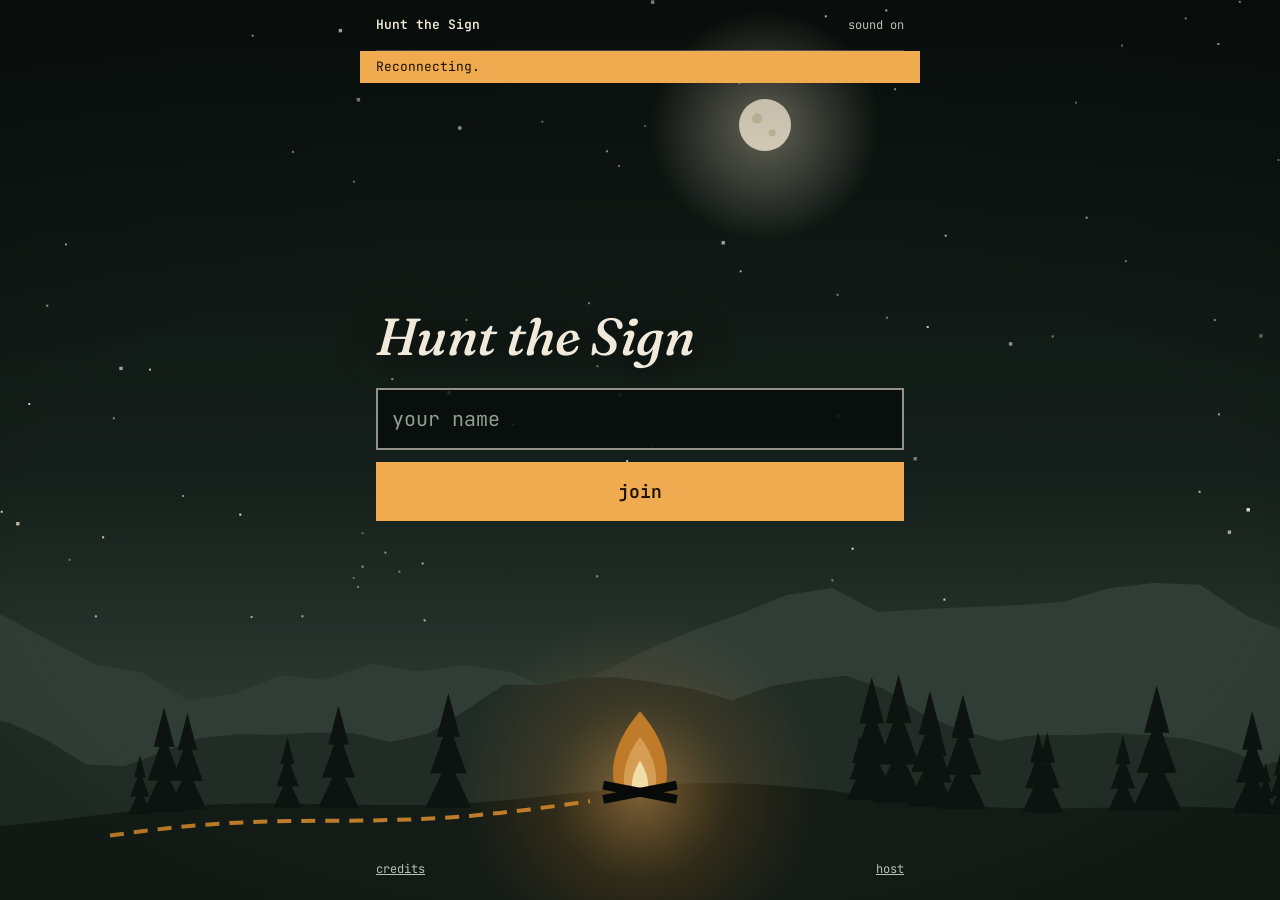
<file: index.html>
<!doctype html>
<html lang="en-CA" class="night">
<head>
<meta charset="utf-8">
<meta name="viewport" content="width=device-width,initial-scale=1,viewport-fit=cover">
<meta http-equiv="Content-Security-Policy" content="default-src 'self'; script-src 'self'; style-src 'self' 'unsafe-inline'; font-src 'self'; img-src 'self' data:; connect-src 'self' https://uhgzeuvybyohdbfuhfil.supabase.co; base-uri 'self'; form-action 'self'">
<title>Hunt the Sign</title>
<meta name="description" content="A live class game for Medicine Walk by Richard Wagamese.">
<meta name="theme-color" content="#0a100e">
<link rel="icon" href="favicon.svg" type="image/svg+xml">
<link rel="preload" href="fonts/fraunces-latin-wght-normal.woff2" as="font" type="font/woff2" crossorigin>
<link rel="stylesheet" href="css/styles.css?v=7">
</head>
<body>
<div class="play">
  <header><b>Hunt the Sign</b><span id="who"></span></header>
  <div class="net" id="net" role="status" hidden>Reconnecting.</div>
  <main id="main"></main>
</div>
<noscript><p>Hunt the Sign needs JavaScript to run.</p></noscript>
<script src="js/config.js?v=7"></script>
<script src="js/net.js?v=7"></script>
<script src="js/play.js?v=7"></script>
</body>
</html>
</file>
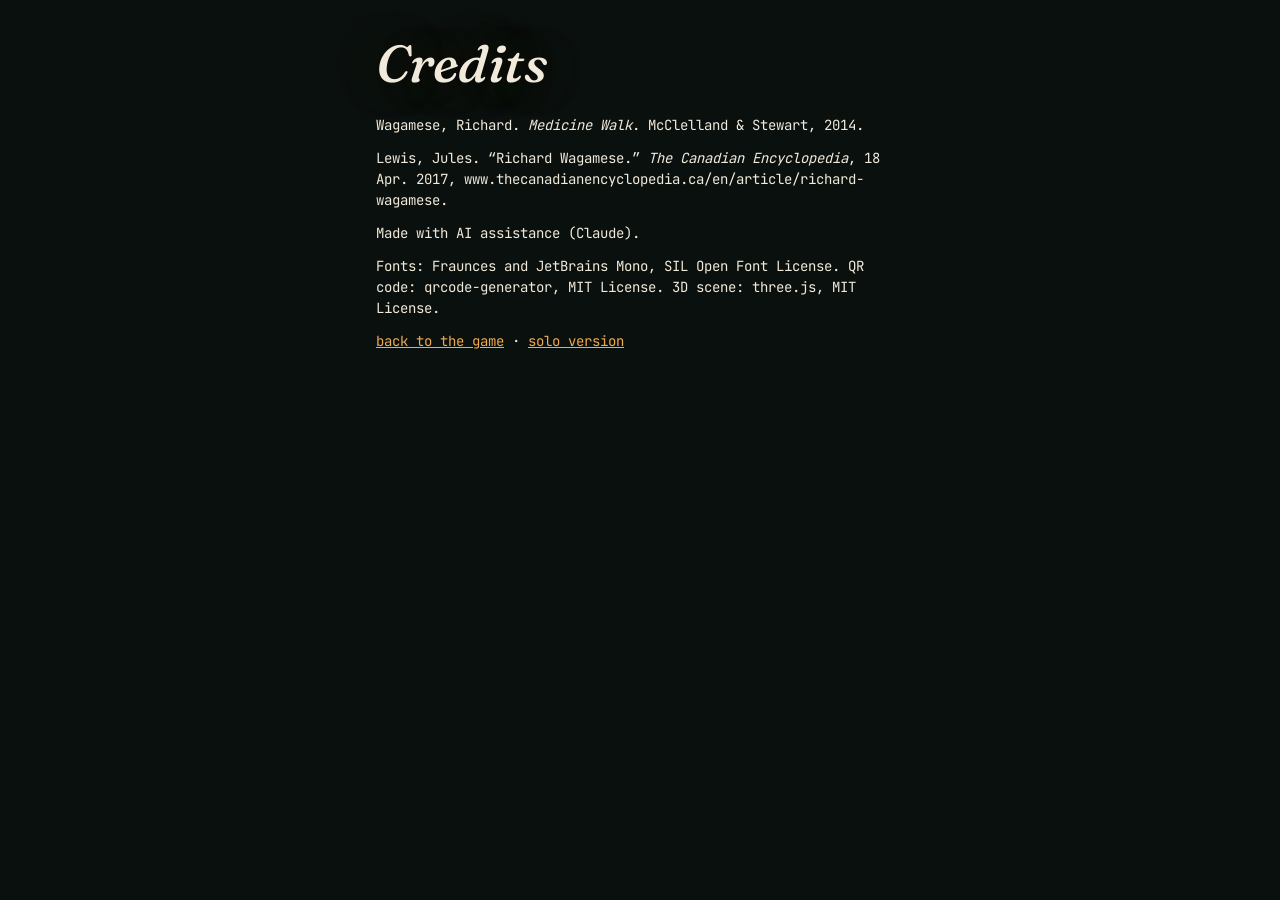
<file: credits.html>
<!doctype html>
<html lang="en-CA">
<head>
<meta charset="utf-8">
<meta name="viewport" content="width=device-width,initial-scale=1">
<meta http-equiv="Content-Security-Policy" content="default-src 'self'; style-src 'self' 'unsafe-inline'; font-src 'self'; img-src 'self' data:; base-uri 'self'">
<title>Hunt the Sign: credits</title>
<meta name="theme-color" content="#0a100e">
<link rel="icon" href="favicon.svg" type="image/svg+xml">
<link rel="stylesheet" href="css/styles.css?v=7">
</head>
<body>
<div class="page">
  <h1 class="title">Credits</h1>
  <p>Wagamese, Richard. <i>Medicine Walk</i>. McClelland &amp; Stewart, 2014.</p>
  <p>Lewis, Jules. &ldquo;Richard Wagamese.&rdquo; <i>The Canadian Encyclopedia</i>, 18 Apr. 2017, www.thecanadianencyclopedia.ca/en/article/richard-wagamese.</p>
  <p>Made with AI assistance (Claude).</p>
  <p>Fonts: Fraunces and JetBrains Mono, SIL Open Font License. QR code: qrcode-generator, MIT License. 3D scene: three.js, MIT License.</p>
  <p><a href="./">back to the game</a> &middot; <a href="solo/">solo version</a></p>
</div>
</body>
</html>
</file>
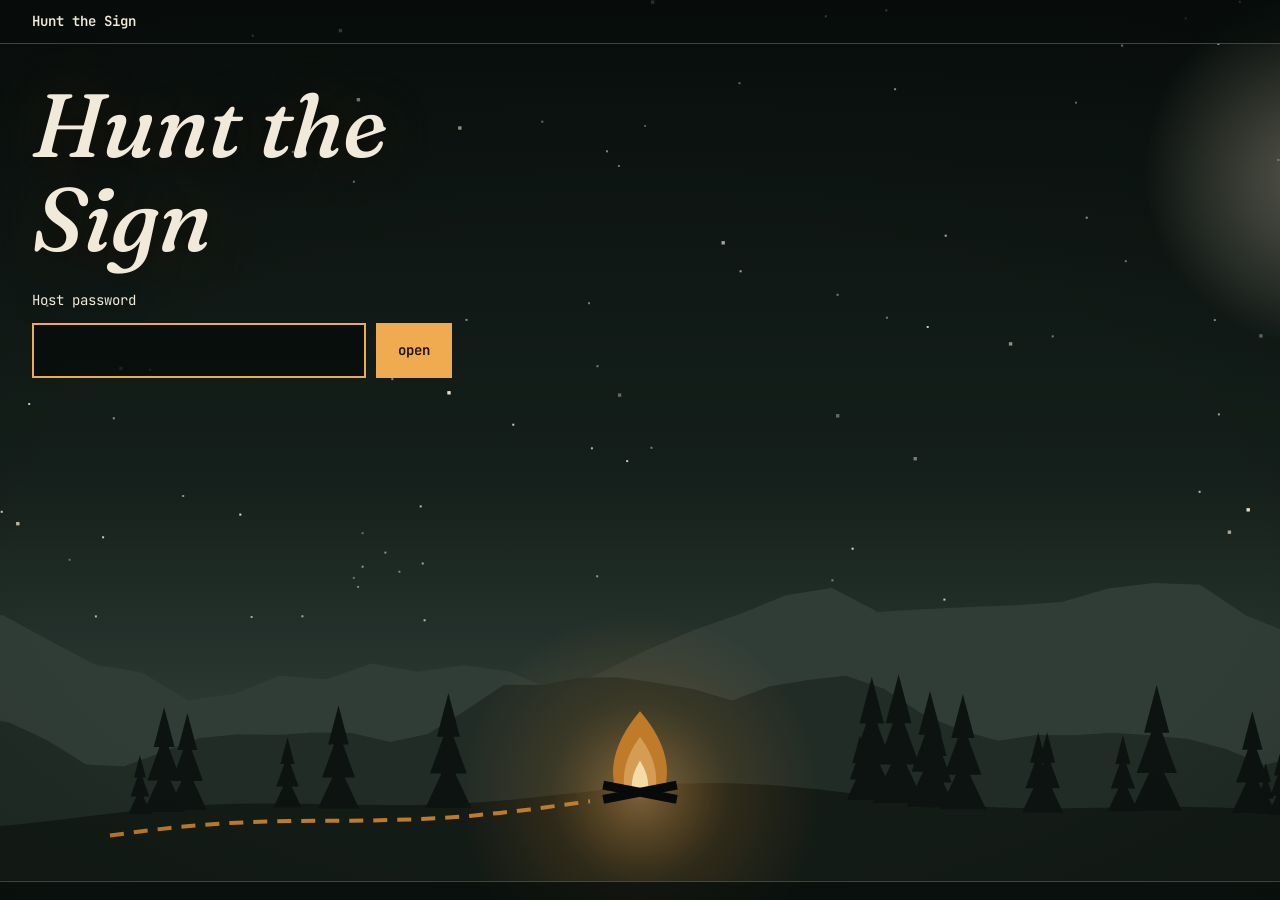
<file: host.html>
<!doctype html>
<html lang="en-CA" class="night">
<head>
<meta charset="utf-8">
<meta name="viewport" content="width=device-width,initial-scale=1">
<meta name="robots" content="noindex">
<meta name="referrer" content="no-referrer">
<meta http-equiv="Content-Security-Policy" content="default-src 'self'; script-src 'self'; style-src 'self' 'unsafe-inline'; font-src 'self'; img-src 'self' data:; connect-src 'self' https://uhgzeuvybyohdbfuhfil.supabase.co; base-uri 'self'; form-action 'self'">
<title>Hunt the Sign: host</title>
<meta name="theme-color" content="#0a100e">
<link rel="icon" href="favicon.svg" type="image/svg+xml">
<link rel="preload" href="fonts/fraunces-latin-wght-normal.woff2" as="font" type="font/woff2" crossorigin>
<link rel="stylesheet" href="css/styles.css?v=7">
</head>
<body>
<div class="host">
  <div class="top"><b>Hunt the Sign</b><span class="mid"><span id="where"></span><span id="lead"></span></span><span id="count"></span></div>
  <div class="stage" id="stage"></div>
  <div class="ctl" id="ctl"></div>
</div>
<script src="js/config.js?v=7"></script>
<script src="js/qrcode.js"></script>
<script src="js/net.js?v=7"></script>
<script src="js/host.js?v=7"></script>
</body>
</html>
</file>
<file: css/styles.css>
/* Hunt the Sign (live). Night in the valley: cream type and one firelight accent on dark
   panels, square corners, colour only on results. The scene behind it is drawn by js/sky.js. */

@font-face { font-family: "Fraunces"; src: url("../fonts/fraunces-latin-wght-normal.woff2") format("woff2"); font-weight: 100 900; font-style: normal; font-display: swap; }
@font-face { font-family: "Fraunces"; src: url("../fonts/fraunces-latin-wght-italic.woff2") format("woff2"); font-weight: 100 900; font-style: italic; font-display: swap; }
@font-face { font-family: "JetBrains Mono"; src: url("../fonts/jetbrains-mono-latin-400-normal.woff2") format("woff2"); font-weight: 400; font-style: normal; font-display: swap; }
@font-face { font-family: "JetBrains Mono"; src: url("../fonts/jetbrains-mono-latin-600-normal.woff2") format("woff2"); font-weight: 600; font-style: normal; font-display: swap; }

:root {
  --bg: #0a100e;
  --paper: #0d1512;
  --glass: rgba(8, 13, 11, 0.7);
  --glass-2: rgba(8, 13, 11, 0.86);
  --panel: rgba(241, 234, 219, 0.1);
  --line: rgba(241, 234, 219, 0.24);
  --edge: rgba(241, 234, 219, 0.6);
  --ink: #f1eadb;
  --muted: #b6c1b9;
  --lamp: #f0aa4f;
  --lamp-ink: #1a1206;
  --ok: #8ee0a6;
  --ok-bg: rgba(40, 122, 72, 0.5);
  --no: #f6978a;
  --no-bg: rgba(150, 44, 34, 0.4);
  --serif: "Fraunces", Georgia, "Times New Roman", serif;
  --mono: "JetBrains Mono", ui-monospace, Menlo, Consolas, monospace;
  --ease: cubic-bezier(0.2, 0, 0, 1);
  --spring: cubic-bezier(0.3, 1.5, 0.5, 1);
  --shade: 0 2px 18px rgba(0, 0, 0, 0.7);
  color-scheme: dark;
}

* { box-sizing: border-box; border-radius: 0; }
html { -webkit-text-size-adjust: 100%; background: var(--bg); }
body { margin: 0; background: var(--bg); color: var(--ink); font-family: var(--mono); font-size: 15px; line-height: 1.5; font-variant-numeric: tabular-nums; -webkit-tap-highlight-color: transparent; }
button, input { font: inherit; color: inherit; }
button { cursor: pointer; background: none; border: 0; padding: 0; text-align: left; touch-action: manipulation; }
button:disabled { cursor: default; }
h1, h2, p { margin: 0; }
[hidden] { display: none !important; }
:focus-visible { outline: 3px solid var(--lamp); outline-offset: 3px; }

.serif { font-family: var(--serif); }
.muted { color: var(--muted); }
.label { font-size: 13px; color: var(--muted); }

.btn { display: inline-block; border: 2px solid var(--edge); padding: 12px 20px; font-weight: 600; text-align: center; background: var(--glass-2); transition: background-color 150ms var(--ease), color 150ms var(--ease), opacity 150ms var(--ease), transform 120ms var(--ease); }
.btn:active:not(:disabled) { transform: scale(0.98); }
.btn.primary { background: var(--lamp); border-color: var(--lamp); color: var(--lamp-ink); }
.btn:disabled { opacity: 0.45; }
.btn.small { padding: 6px 12px; font-size: 13px; font-weight: 400; border-width: 1px; border-color: var(--line); }
.btn.small:hover { border-color: var(--edge); }
.btn.small.on { background: var(--ink); border-color: var(--ink); color: var(--paper); }
.btn.small.warn { border-color: var(--no); color: var(--no); }

.quote { font-family: var(--serif); font-style: italic; }
.cite { font-family: var(--mono); font-style: normal; font-size: 0.6em; color: var(--muted); white-space: nowrap; }
.chip { display: inline-block; font-family: var(--mono); font-style: normal; font-size: 0.8em; font-weight: 600; line-height: 1.5; text-transform: uppercase; letter-spacing: 0.06em; background: var(--lamp); color: var(--lamp-ink); border: 1px solid var(--lamp); padding: 0 0.5em; margin-left: 0.5em; white-space: nowrap; }
.chip.line { background: none; color: inherit; border-color: currentColor; }

@keyframes in { from { opacity: 0; transform: translateY(8px); } to { opacity: 1; transform: none; } }
@keyframes rise { from { opacity: 0; transform: translateY(22px); } to { opacity: 1; transform: none; } }
@keyframes pop { 0% { transform: scale(0.6); opacity: 0; } 60% { transform: scale(1.08); opacity: 1; } 100% { transform: none; } }
@keyframes stamp { 0% { transform: scale(1.6) rotate(-3deg); opacity: 0; } 70% { transform: scale(0.97) rotate(0deg); opacity: 1; } 100% { transform: none; } }
@keyframes pulse { 0%, 100% { transform: none; } 30% { transform: scale(1.035); } 60% { transform: scale(0.995); } }
@keyframes blink { 0%, 80%, 100% { opacity: 0.2; transform: none; } 40% { opacity: 1; transform: translateY(-3px); } }
@keyframes flash { from { background-color: rgba(142, 224, 166, 0.45); } }
@keyframes shake { 0%, 100% { transform: none; } 15% { transform: translateX(-12px) rotate(-1.5deg); } 30% { transform: translateX(10px) rotate(1deg); } 45% { transform: translateX(-7px); } 60% { transform: translateX(5px); } 80% { transform: translateX(-2px); } }
@keyframes drop { from { opacity: 0; transform: translateY(-26px) scale(1.12); } to { opacity: 1; transform: none; } }
@keyframes breathe { 0%, 100% { opacity: 0.75; } 50% { opacity: 1; } }
.pop { animation: pop 320ms var(--spring) both; transform-origin: left center; }

/* timer bar: a full-width track that empties from the right */
.bar { height: 8px; background: var(--panel); overflow: hidden; }
.bar > i { display: block; height: 100%; background: var(--lamp); transform-origin: left center; will-change: transform; transition: transform 110ms linear; }
.bar.low > i { background: var(--no); }

.confetti { position: absolute; inset: 0; overflow: hidden; pointer-events: none; z-index: 5; }
.confetti i { position: absolute; top: 0; display: block; will-change: transform; }

/* ---------------------------------------------------------------- the night behind everything */

.scene { position: fixed; inset: 0; z-index: 0; overflow: hidden; pointer-events: none; background: linear-gradient(#0a100e, #15201b 52%, #2c3b34 78%); }
.scene svg { position: absolute; inset: 0; width: 100%; height: 100%; display: block; }
.scene canvas { position: absolute; inset: 0; width: 100%; height: 100%; display: block; opacity: 0; transition: opacity 1400ms var(--ease); }
.sky-on .scene canvas { opacity: 1; }
.sky-solo .scene svg { display: none; }
/* edges fall off into the dark, and the whole scene steps back while there is text to read */
.scene .veil { position: absolute; inset: 0; background: radial-gradient(125% 95% at 50% 62%, rgba(5, 9, 8, 0) 38%, rgba(5, 9, 8, 0.56) 100%); }
.scene .veil::after { content: ""; position: absolute; inset: 0; background: #050908; opacity: 0.05; transition: opacity 700ms var(--ease); }
[data-mood="ready"] .veil::after, [data-mood="open"] .veil::after, [data-mood="low"] .veil::after { opacity: 0.5; }
[data-mood="locked"] .veil::after, [data-mood="poll"] .veil::after { opacity: 0.3; }
[data-mood="reveal"] .veil::after { opacity: 0.56; }
[data-mood="ok"] .veil::after, [data-mood="no"] .veil::after { opacity: 0.22; }
[data-mood="final"] .veil::after { opacity: 0.1; }
/* a wash of colour for a hit or a miss */
.scene .wash { position: absolute; inset: 0; opacity: 0; transition: opacity 500ms var(--ease); }
[data-mood="ok"] .wash { opacity: 1; background: radial-gradient(130% 75% at 50% 100%, rgba(240, 170, 79, 0.34), rgba(40, 122, 72, 0.2) 55%, rgba(40, 122, 72, 0) 85%); }
[data-mood="no"] .wash { opacity: 1; background: linear-gradient(rgba(74, 20, 24, 0.5), rgba(18, 26, 48, 0.42) 60%, rgba(12, 16, 30, 0.5)); }
[data-mood="low"] .wash { opacity: 1; background: radial-gradient(120% 60% at 50% 100%, rgba(200, 70, 40, 0.22), rgba(200, 70, 40, 0) 80%); animation: breathe 1s ease-in-out infinite; }

.scene .tw { animation: twinkle 3.8s ease-in-out infinite; animation-delay: var(--d); }
.scene .fl { transform-box: fill-box; transform-origin: 50% 100%; animation: flick 0.9s ease-in-out infinite alternate; }
.scene .f2 { animation-duration: 0.68s; }
.scene .f3 { animation-duration: 0.47s; }
.scene .glow { transform-box: fill-box; transform-origin: center; animation: glow 2.3s ease-in-out infinite alternate; }
.scene .em { opacity: 0; animation: ember var(--t) linear infinite; animation-delay: var(--d); }
.scene .trail { stroke-dasharray: 14 10; animation: march 2.6s linear infinite; }
.scene .shoot { opacity: 0; animation: shoot 13s linear infinite 4s; }
.sky-solo .scene svg * { animation: none; }
/* phones and weak computers: the flat scene holds still except for the flames */
.lite .scene .tw, .lite .scene .glow, .lite .scene .em, .lite .scene .trail, .lite .scene .shoot { animation: none; }
/* the 3D valley as a still picture: a soft firelight keeps it alive for almost nothing */
.scene .lamp { display: none; position: absolute; left: 50%; top: 80%; width: 90vmin; height: 90vmin; margin: -45vmin 0 0 -45vmin; background: radial-gradient(closest-side, rgba(240, 170, 79, 0.2), rgba(240, 170, 79, 0.07) 45%, rgba(240, 170, 79, 0)); will-change: opacity; animation: lamp 2.6s ease-in-out infinite; }
.sky-still.sky-on .scene .lamp { display: block; }
[data-mood="no"] .scene .lamp { display: none; }
@keyframes lamp { 0%, 100% { opacity: 0.45; } 22% { opacity: 0.9; } 41% { opacity: 0.6; } 63% { opacity: 1; } 80% { opacity: 0.7; } }
@keyframes twinkle { 0%, 100% { opacity: 0.95; } 50% { opacity: 0.12; } }
@keyframes flick { 0% { transform: scale(1, 1) skewX(0deg); } 50% { transform: scale(0.9, 1.14) skewX(-5deg); } 100% { transform: scale(1.07, 0.9) skewX(4deg); } }
@keyframes glow { from { opacity: 0.7; transform: scale(0.93); } to { opacity: 1; transform: scale(1.06); } }
@keyframes ember { 0% { transform: translate(0, 0); opacity: 0; } 12% { opacity: 1; } 100% { transform: translate(var(--x), -150px); opacity: 0; } }
@keyframes march { to { stroke-dashoffset: -24; } }
@keyframes shoot { 0%, 92% { transform: translateX(0); opacity: 0; } 93% { opacity: 1; } 100% { transform: translateX(300px); opacity: 0; } }

.play, .host { position: relative; z-index: 1; }

/* ---------------------------------------------------------------- phone */

.play { min-height: 100vh; min-height: 100dvh; display: flex; flex-direction: column; max-width: 560px; margin: 0 auto; padding: 0 16px; padding-left: max(16px, env(safe-area-inset-left)); padding-right: max(16px, env(safe-area-inset-right)); }
.play header { display: flex; align-items: baseline; gap: 12px; padding: 12px 0; border-bottom: 1px solid var(--line); font-size: 13px; text-shadow: var(--shade); }
.play header b { font-weight: 600; margin-right: auto; }
.play header #who { color: var(--lamp); font-weight: 600; overflow: hidden; text-overflow: ellipsis; white-space: nowrap; }
.snd { color: var(--muted); font-size: 12px; padding: 4px 0 4px 8px; white-space: nowrap; }
.play main { flex: 1; display: flex; flex-direction: column; padding: 20px 0 24px; padding-bottom: max(24px, env(safe-area-inset-bottom)); }
.net { background: var(--lamp); color: var(--lamp-ink); font-size: 13px; padding: 6px 16px; margin: 0 -16px; }

.screen { display: flex; flex-direction: column; flex: 1; animation: in 220ms var(--ease); }
.screen.still, .screen.still * { animation: none !important; }
.center { justify-content: center; }

.title { font-family: var(--serif); font-style: italic; font-weight: 500; font-size: 52px; line-height: 1.05; letter-spacing: -0.01em; margin: 12px 0 24px; text-shadow: 0 2px 30px rgba(0, 0, 0, 0.8), 0 0 60px rgba(240, 170, 79, 0.22); }
.join { justify-content: center; padding-bottom: 14vh; }
.join .title { animation: drop 700ms var(--ease) both; }
.join form { animation: rise 500ms var(--ease) 200ms both; }
.join input { width: 100%; border: 2px solid var(--edge); background: var(--glass-2); color: var(--ink); padding: 14px; font-size: 20px; }
.join input::placeholder { color: var(--muted); opacity: 0.8; }
.join input:focus { outline: none; border-color: var(--lamp); }
.join .btn { width: 100%; margin-top: 12px; font-size: 18px; padding: 14px; }
.err { color: var(--no); margin-top: 12px; min-height: 1.5em; text-shadow: var(--shade); }
.credits { position: absolute; left: 16px; bottom: 16px; font-size: 12px; color: var(--muted); text-decoration: underline; padding: 6px 0; }
.credits.hostlink { left: auto; right: 16px; }

.big { font-family: var(--serif); font-size: 36px; line-height: 1.2; font-weight: 500; text-shadow: var(--shade); }
.dots { display: flex; gap: 8px; margin-top: 20px; }
.dots i { width: 12px; height: 12px; background: var(--lamp); animation: blink 1.2s infinite both; }
.dots i:nth-child(2) { animation-delay: 0.2s; }
.dots i:nth-child(3) { animation-delay: 0.4s; }
.wait { margin-top: 12px; color: var(--muted); min-height: 1.5em; text-shadow: var(--shade); }

.prompt { font-family: var(--serif); font-size: 23px; line-height: 1.25; font-weight: 500; margin: 14px 0 16px; text-shadow: var(--shade); }
.count { font-size: 150px; line-height: 1; font-weight: 600; margin-top: 16px; color: var(--lamp); text-shadow: 0 4px 40px rgba(0, 0, 0, 0.7); }
.clockrow { display: flex; justify-content: space-between; align-items: baseline; font-size: 13px; color: var(--muted); margin-bottom: 6px; text-shadow: var(--shade); }
.clockrow b { color: var(--ink); font-size: 22px; font-weight: 600; }

.opts { display: grid; gap: 10px; margin-top: 4px; }
.opt { display: grid; grid-template-columns: 30px 1fr auto; align-items: center; gap: 12px; width: 100%; min-height: 66px; border: 2px solid var(--edge); background: var(--glass-2); padding: 12px 14px; font-family: var(--serif); font-size: 19px; line-height: 1.25; transition: background-color 120ms var(--ease), color 120ms var(--ease), opacity 200ms var(--ease), transform 120ms var(--ease), border-color 120ms var(--ease); animation: rise 320ms var(--ease) both; animation-delay: calc(var(--i, 0) * 70ms); }
.opt:active:not(:disabled) { transform: scale(0.97); background: var(--lamp); border-color: var(--lamp); color: var(--lamp-ink); }
.opt .k, .pick .k { display: grid; place-items: center; width: 30px; height: 30px; background: var(--lamp); color: var(--lamp-ink); font-family: var(--mono); font-size: 15px; font-weight: 600; }
.opt:active:not(:disabled) .k { background: var(--lamp-ink); color: var(--lamp); }
.opt .n { font-family: var(--mono); font-size: 14px; font-weight: 600; color: var(--lamp); }
.opt.picked { background: var(--lamp); border-color: var(--lamp); color: var(--lamp-ink); }
.opts.locked .opt:not(.picked) { opacity: 0.5; }
.opt.gone { opacity: 0.22 !important; text-decoration: line-through; border-style: dashed; }

.powers { display: grid; grid-template-columns: repeat(3, 1fr); gap: 10px; margin-top: 14px; }
.pw { border: 1px solid var(--edge); background: var(--glass); padding: 10px 4px; text-align: center; font-weight: 600; text-transform: uppercase; letter-spacing: 0.06em; transition: background-color 120ms var(--ease), color 120ms var(--ease), opacity 200ms var(--ease); animation: rise 320ms var(--ease) 300ms both; }
.pw:disabled { opacity: 0.35; }
.pw.spent { text-decoration: line-through; }
.pw.on, .pw.on:disabled { background: var(--lamp); border-color: var(--lamp); color: var(--lamp-ink); opacity: 1; animation: pulse 400ms var(--ease); }

/* the answer is in */
.lockd .mid { flex: 1; display: flex; flex-direction: column; justify-content: center; padding-bottom: 12vh; }
.pick { display: grid; grid-template-columns: 30px 1fr; align-items: center; gap: 12px; border: 2px solid var(--lamp); background: var(--glass-2); padding: 14px; font-family: var(--serif); font-size: 20px; line-height: 1.25; margin-top: 16px; animation: rise 360ms var(--ease) 120ms both; }
.pick.ok { border-color: var(--ok); background: var(--ok-bg); }
.pick.ok .k { background: var(--ok); }

/* after the reveal */
.res { gap: 6px; padding-bottom: 12vh; }
.verdict { font-family: var(--serif); font-size: 68px; line-height: 1.05; font-weight: 600; text-shadow: 0 4px 34px rgba(0, 0, 0, 0.75); }
.verdict.ok { color: var(--ok); }
.verdict.no { color: var(--no); }
.res.no .verdict { animation: shake 620ms var(--ease) both; }
.res .sign { margin-top: 18px; animation: in 400ms var(--ease) 500ms both; }
.res .pick { margin-top: 6px; animation: rise 420ms var(--ease) 560ms both; }
.gain { font-size: 40px; font-weight: 600; color: var(--lamp); text-shadow: var(--shade); }
.res.poll .gain { color: var(--ink); }
.streak .chip { margin-left: 0; animation: pop 400ms var(--spring) 500ms both; transform-origin: left center; }
.rank { font-family: var(--serif); font-size: 46px; font-weight: 500; line-height: 1.1; margin-top: 20px; text-shadow: var(--shade); animation: in 400ms var(--ease) 300ms both; }
.rank .up, .rank .down { font-family: var(--mono); font-size: 16px; font-weight: 600; vertical-align: middle; }
.up { color: var(--ok); }
.down { color: var(--no); }
.pts { color: var(--muted); text-shadow: var(--shade); }

.place { font-family: var(--serif); font-size: 128px; font-weight: 600; line-height: 1; text-shadow: 0 4px 40px rgba(0, 0, 0, 0.75); }
.tier { font-family: var(--serif); font-style: italic; font-size: 38px; color: var(--lamp); text-shadow: var(--shade); animation: rise 500ms var(--ease) 350ms both; }
.fin .pts { font-size: 20px; color: var(--ink); }
/* the short explanation, to read while the host moves on */
.res .evidence { margin-top: 18px; border: 1px solid var(--line); background: var(--glass-2); padding: 12px 14px; animation: rise 450ms var(--ease) 800ms both; }
.res .evidence .why { font-family: var(--serif); font-size: 17px; line-height: 1.3; }
.res .evidence .lead { font-size: 12px; color: var(--muted); margin-top: 8px; }
.res .evidence .quote { font-size: 15px; line-height: 1.3; color: var(--muted); margin-top: 8px; }
.res .evidence .lead + .quote { margin-top: 2px; }
.res .evidence .who { font-size: 12px; color: var(--muted); }
.res:has(.evidence) { padding-bottom: 3vh; }

.page { position: relative; z-index: 1; max-width: 560px; margin: 0 auto; padding: 24px 16px; }
.page p { margin-top: 12px; font-size: 14px; }
.page a { color: var(--lamp); }

/* ---------------------------------------------------------------- host */

.host { height: 100vh; display: grid; grid-template-rows: auto 1fr auto; overflow: hidden; font-size: clamp(14px, 1.05vw, 20px); }
.host .top { display: grid; grid-template-columns: 1fr auto 1fr; align-items: baseline; gap: 24px; padding: 1.2vh 2.5vw; border-bottom: 1px solid var(--line); background: var(--glass); }
.host .top b { font-weight: 600; }
.host .top .mid { display: flex; gap: 2.5vw; align-items: baseline; }
.host .top #where { color: var(--lamp); font-weight: 600; }
.host .top #lead { display: inline-block; transform-origin: center; }
.host .top #lead .label { font-size: 0.85em; }
.host .top #count { text-align: right; }
.host .stage { position: relative; padding: 2.5vh 2.5vw 1.5vh; min-height: 0; overflow: hidden; }
.host .ctl { display: flex; flex-wrap: wrap; align-items: center; gap: 8px 10px; padding: 1vh 2.5vw; border-top: 1px solid var(--line); font-size: 13px; background: var(--glass); }
.host .ctl .gap { flex: 1; }
.host .ctl .btn.primary { padding: 8px 22px; font-size: 15px; }
.host .ctl .sep { width: 1px; height: 22px; background: var(--line); margin: 0 4px; }
.host .msg { color: var(--no); }

.view { height: 100%; animation: in 260ms var(--ease); }

/* lobby */
.lobby { display: grid; grid-template-columns: minmax(0, 0.95fr) minmax(0, 1.05fr); gap: 4vw; }
.lobby .how { display: flex; flex-direction: column; min-height: 0; }
.lobby .title { font-size: clamp(48px, 6.4vw, 120px); margin: 0 0 1.5vh; animation: drop 800ms var(--ease) both; }
.lobby .url { font-size: clamp(18px, 2vw, 40px); font-weight: 600; line-height: 1.25; text-shadow: var(--shade); animation: in 500ms var(--ease) 250ms both; }
.lobby .url span { white-space: nowrap; }
.lobby .qr { margin-top: 2.5vh; flex: 1; min-height: 0; animation: rise 600ms var(--ease) 350ms both; }
.lobby .qr svg { height: 100%; max-height: 50vh; width: auto; display: block; background: #fff; border: 0.8vh solid var(--ink); }
.lobby .who { display: flex; flex-direction: column; min-height: 0; }
.lobby .n { font-size: clamp(72px, 9vw, 170px); font-weight: 600; line-height: 1; color: var(--lamp); text-shadow: 0 4px 40px rgba(0, 0, 0, 0.7); }
.names { display: flex; flex-wrap: wrap; align-content: flex-start; gap: 8px; margin-top: 2vh; overflow: hidden; flex: 1; }
.names button { border: 1px solid var(--edge); padding: 4px 10px; font-size: clamp(14px, 1.3vw, 24px); background: var(--glass); animation: pop 360ms var(--spring) both; }
.names button:hover { border-color: var(--no); color: var(--no); text-decoration: line-through; }

/* question */
.q { display: grid; grid-template-columns: minmax(0, 1.12fr) minmax(0, 0.88fr); gap: 2.5vw; }
.q.solo:not(.live) { grid-template-columns: minmax(0, 1fr); }
.q .left { display: flex; flex-direction: column; min-height: 0; }
.banner { align-self: flex-start; background: var(--lamp); color: var(--lamp-ink); font-weight: 600; text-transform: uppercase; letter-spacing: 0.14em; font-size: clamp(16px, 1.7vw, 36px); line-height: 1.3; padding: 0.4vh 1vw; margin-bottom: 1.6vh; animation: stamp 520ms var(--ease) both; transform-origin: left center; }
.q.revealed .banner { font-size: clamp(13px, 1.1vw, 22px); animation: none; }
.q .prompt { font-size: clamp(28px, 3.5vw, 72px); line-height: 1.15; margin: 1.5vh 0 2.5vh; text-shadow: 0 3px 26px rgba(0, 0, 0, 0.8); animation: rise 500ms var(--ease) 100ms both; }
.q.revealed .prompt { font-size: clamp(22px, 2.3vw, 46px); margin: 0 0 1.5vh; animation: none; }
.q .timer { display: flex; align-items: center; gap: 1.5vw; }
.q .timer .secs { font-size: clamp(40px, 5vw, 100px); font-weight: 600; line-height: 1; min-width: 2ch; text-shadow: 0 3px 26px rgba(0, 0, 0, 0.8); }
.q .timer .secs.soon { color: var(--lamp); }
.q .timer .secs.low { color: var(--no); }
.q .timer .bar { flex: 1; height: 12px; transition: opacity 300ms var(--ease); }
.q.is-ready .timer .bar { opacity: 0.35; }
.hopts { display: grid; grid-template-columns: 1fr 1fr; gap: 1.4vh 1.2vw; margin-top: 2.2vh; }
.hopts.three { grid-template-columns: 1fr; }
.q.solo .hopts { flex: 1; grid-auto-rows: 1fr; max-height: 44vh; }
.q.solo .hopt { font-size: clamp(22px, 2.5vw, 52px); padding: 1.6vh 1.6vw; }
/* with the leaderboard beside it, the question takes less room: phones show it too */
.q.live .prompt { font-size: clamp(22px, 2.5vw, 52px); margin: 1.2vh 0 2vh; }
.q.live .hopts { max-height: 38vh; }
.q.live .hopt { font-size: clamp(17px, 1.75vw, 36px); padding: 1.2vh 1vw; min-height: 0; }
.hopt { position: relative; display: grid; grid-template-columns: auto 1fr auto; align-items: center; gap: 1.2vw; border: 2px solid var(--edge); background: var(--glass-2); padding: 1.6vh 1.2vw; font-family: var(--serif); font-size: clamp(20px, 2.1vw, 44px); line-height: 1.2; min-height: 9vh; overflow: hidden; transition: opacity 300ms var(--ease), background-color 300ms var(--ease), border-color 300ms var(--ease); }
.hopt > * { position: relative; }
.hopt .k { display: grid; place-items: center; width: 1.9em; height: 1.9em; background: var(--lamp); color: var(--lamp-ink); font-family: var(--mono); font-size: 0.6em; font-weight: 600; }
.hopt .n { font-family: var(--mono); font-size: 0.7em; font-weight: 600; }
.hopt .fill { position: absolute; inset: 0; background: var(--panel); transform-origin: left center; transform: scaleX(0); transition: transform 700ms var(--ease); }
.hopts.stag .hopt { animation: rise 380ms var(--ease) both; animation-delay: calc(var(--i, 0) * 100ms); }
.hopts.hold .hopt { opacity: 0; animation: none; }
.q.revealed .hopt { min-height: 0; padding: 1.1vh 1.2vw; font-size: clamp(18px, 1.7vw, 36px); }
.q.revealed .hopt.dim { opacity: 0.5; border-color: var(--line); }
.q.revealed .hopt.right { border-color: var(--ok); background: var(--ok-bg); animation: pulse 600ms var(--ease) 2; z-index: 1; }
.q.revealed .hopt.right .fill { background: rgba(142, 224, 166, 0.26); }
.q.revealed .hopt.right .k { background: var(--ok); }

.pips { display: flex; flex-wrap: wrap; gap: 6px; margin-top: auto; padding-top: 2vh; }
.pips i { width: clamp(12px, 1.2vw, 26px); aspect-ratio: 1; border: 2px solid var(--edge); background: var(--glass); }
.pips i.on { background: var(--lamp); border-color: var(--lamp); animation: pop 260ms var(--spring) both; transform-origin: center; }

.q .evidence { margin-top: 2.4vh; border-top: 1px solid var(--line); padding-top: 1.8vh; animation: in 500ms var(--ease) 900ms both; text-shadow: 0 2px 22px rgba(0, 0, 0, 0.85); }
.q .evidence .why { font-family: var(--serif); font-size: clamp(20px, 2vw, 42px); line-height: 1.22; margin-bottom: 1.6vh; }
.q .evidence .lead { color: var(--muted); margin-bottom: 0.4vh; }
.q .evidence .quote { font-size: clamp(20px, 2.1vw, 44px); line-height: 1.2; color: var(--muted); }
.q .evidence .who { color: var(--muted); margin-top: 0.8vh; }

/* leaderboard */
.board { display: flex; flex-direction: column; min-height: 0; border: 1px solid var(--line); background: var(--glass); padding: 0.6vh 0.8vw; animation: rise 500ms var(--ease) 200ms both; }
.rows { position: relative; flex: 1; min-height: 0; overflow: hidden; }
.row { position: absolute; left: 0; right: 0; top: 0; display: grid; grid-template-columns: 1.8em minmax(0, 1fr) auto auto; align-items: center; gap: 0.5em; padding: 0 0.6em; border-bottom: 1px solid var(--line); font-size: clamp(15px, 1.45vw, 30px); transition: transform 800ms var(--spring), opacity 300ms var(--ease), background-color 300ms var(--ease), color 300ms var(--ease); will-change: transform; }
.row .r { color: var(--muted); }
.row .nm { display: flex; align-items: center; min-width: 0; font-weight: 600; }
.row .nm > span { overflow: hidden; text-overflow: ellipsis; white-space: nowrap; }
.row .nm .chip { font-size: 0.5em; }
.row .mv { font-size: 0.6em; font-weight: 600; }
.row .sc { text-align: right; font-weight: 600; }
.row .gn { display: block; font-size: 0.62em; font-weight: 400; color: var(--ok); line-height: 1; text-align: right; min-height: 1em; }
.row .gn.zero { color: var(--muted); }
.row.hit { animation: flash 900ms var(--ease); }
.row.first { background: var(--lamp); color: var(--lamp-ink); border-bottom-color: var(--lamp); }
.row.first .r { color: var(--lamp-ink); }
.row.first .gn, .row.first .up { color: #14532a; }
.row.first .down { color: #7a1c14; }
.row.first .chip { background: var(--lamp-ink); color: var(--lamp); border-color: var(--lamp-ink); }
.row.first .chip.line { background: none; color: var(--lamp-ink); }
.row.out { opacity: 0; }
.board .rows .row { font-size: clamp(17px, 1.8vw, 38px); }
.q.live .row .mv::after { content: ""; display: inline-block; width: 0.9em; height: 0.9em; border: 2px solid var(--line); vertical-align: middle; transition: background-color 200ms var(--ease), border-color 200ms var(--ease); }
.q.live .row.in .mv::after { background: var(--lamp); border-color: var(--lamp); }
.q.live .row.first .mv::after { border-color: rgba(26, 18, 6, 0.4); }
.q.live .row.first.in .mv::after { background: var(--lamp-ink); border-color: var(--lamp-ink); }

/* final */
.final { display: grid; grid-template-columns: minmax(0, 1.25fr) minmax(0, 0.75fr); gap: 3vw; }
.podium { display: grid; grid-template-columns: 1fr 1fr 1fr; align-items: end; gap: 1vw; height: 100%; padding-bottom: 1vh; }
.step { display: flex; flex-direction: column; justify-content: flex-end; }
.step .nm, .step .sc { opacity: 0; }
.step.show .nm { opacity: 1; animation: pop 520ms var(--spring) both; transform-origin: left bottom; }
.step.show .sc { opacity: 1; transition: opacity 400ms var(--ease) 300ms; }
.step .nm { font-family: var(--serif); font-weight: 600; font-size: clamp(22px, 2.8vw, 60px); line-height: 1.1; overflow-wrap: anywhere; text-shadow: 0 3px 26px rgba(0, 0, 0, 0.8); }
.step.p1 .nm { font-size: clamp(28px, 3.6vw, 78px); }
.step .sc { margin: 0.5vh 0 1vh; font-weight: 600; text-shadow: var(--shade); }
.step .blk { border: 2px solid var(--edge); background: var(--glass); display: flex; align-items: flex-start; padding: 1vh 1vw; font-size: clamp(36px, 5vw, 110px); font-weight: 600; line-height: 1; transform: scaleY(0); transform-origin: center bottom; transition: transform 700ms var(--ease); }
.step.show .blk { transform: none; }
.step.p1 .blk { height: 40vh; background: var(--lamp); border-color: var(--lamp); color: var(--lamp-ink); }
.step.p2 .blk { height: 27vh; }
.step.p3 .blk { height: 18vh; }
.final .side { display: flex; flex-direction: column; min-height: 0; border: 1px solid var(--line); background: var(--glass-2); padding: 1.4vh 1.2vw; gap: 2vh; overflow: hidden; opacity: 0; transition: opacity 600ms var(--ease) 600ms; }
.final .side.show { opacity: 1; }
.tiers { display: grid; grid-template-columns: repeat(4, 1fr); border: 1px solid var(--line); }
.tiers div { padding: 0.8vh 0.8vw; border-right: 1px solid var(--line); }
.tiers div:last-child { border-right: 0; }
.tiers b { display: block; font-size: clamp(22px, 2.4vw, 48px); line-height: 1.1; color: var(--lamp); }
.tiers span { font-size: 0.8em; color: var(--muted); }
.rest { flex: 1; min-height: 0; overflow: hidden; }
.rest div { display: grid; grid-template-columns: 2.2em 1fr auto; gap: 0.6em; padding: 0.7vh 0; border-bottom: 1px solid var(--line); font-size: clamp(14px, 1.2vw, 26px); }

.gate { max-width: 60ch; }
.gate .title { font-size: clamp(56px, 7vw, 130px); }
.gate p { margin-top: 12px; text-shadow: var(--shade); }
.gate form { display: flex; gap: 10px; margin-top: 12px; max-width: 420px; }
.gate input { flex: 1; min-width: 0; border: 2px solid var(--edge); background: var(--glass-2); color: var(--ink); padding: 12px 14px; font-size: 18px; }
.gate input:focus { outline: none; border-color: var(--lamp); }

@media (max-height: 640px) {
  .title { font-size: 42px; }
  .opt { min-height: 56px; padding: 9px 12px; font-size: 17px; }
  .prompt { font-size: 20px; margin: 10px 0 12px; }
  .verdict { font-size: 54px; }
  .place { font-size: 100px; }
}

@media (prefers-reduced-motion: reduce) {
  * { animation: none !important; transition: none !important; }
}
</file>
